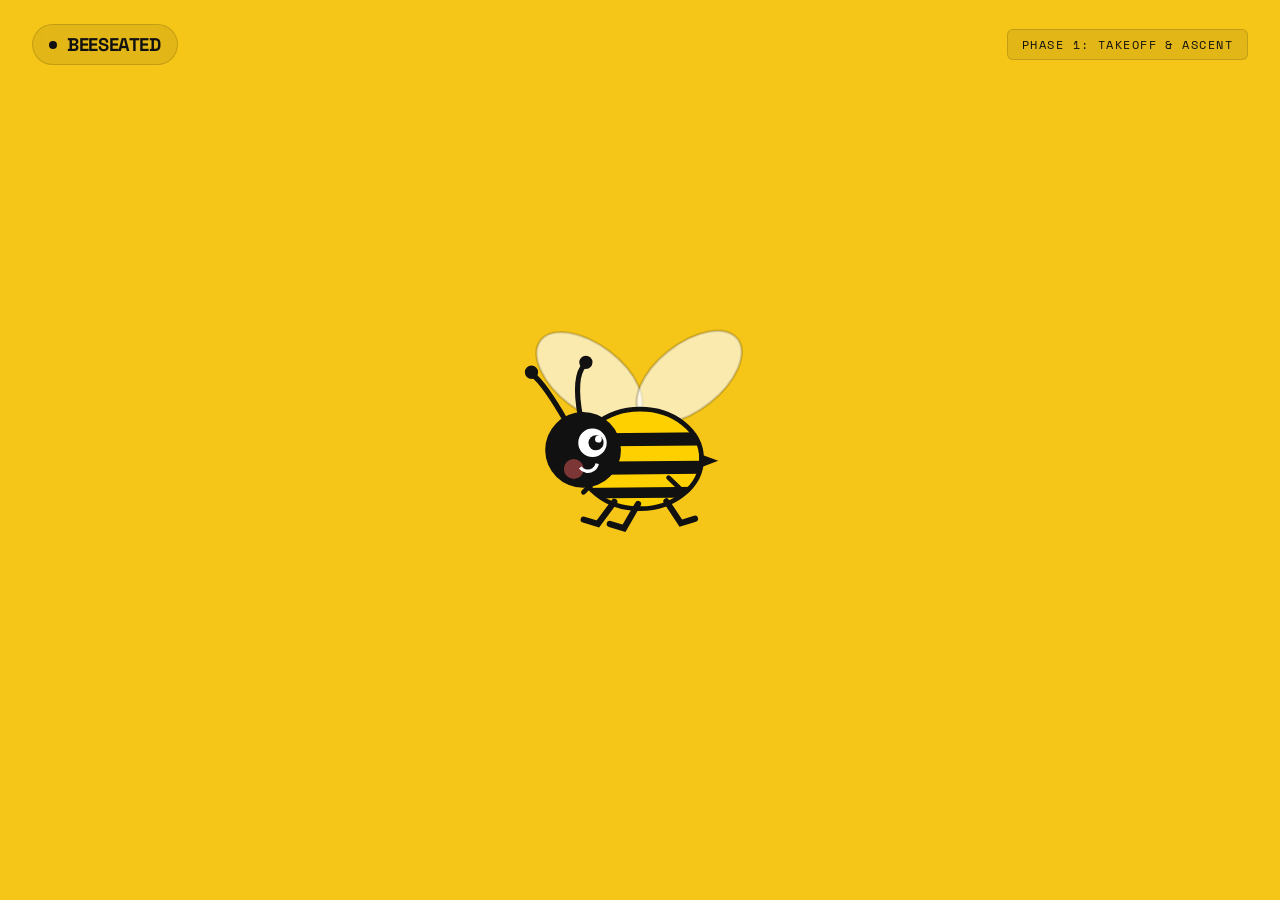
<file: beeseated-vercel 3/public/bee-animation.html>
<!DOCTYPE html>
<html lang="en">
<head>
<meta charset="UTF-8">
<meta name="viewport" content="width=device-width, initial-scale=1.0">
<title>BEESEATED — The Animated Experience</title>
<link rel="preconnect" href="https://fonts.googleapis.com">
<link href="https://fonts.googleapis.com/css2?family=Inter:wght@400;500;600;700&family=Space+Grotesk:wght@500;600;700;800&family=Space+Mono:ital,wght@0,400;0,700;1,400&display=swap" rel="stylesheet">
<style>
* { margin: 0; padding: 0; box-sizing: border-box; }
:root {
  --bee-gold: #F5C518;
  --bee-gold-light: #FFDF6D;
  --bee-black: #111111;
  --bee-black-soft: #1E1C14;
  --bee-cream: #FDFBF4;
  --dur-fast: 140ms;
  --dur-norm: 280ms;
  --dur-slow: 480ms;
  --ease-elastic: cubic-bezier(0.34, 1.56, 0.64, 1);
  --ease-squash: cubic-bezier(0.2, 0, 0, 1);
  --ease-editorial: cubic-bezier(0.16, 1, 0.3, 1);
}
body {
  background: var(--bee-gold);
  color: var(--bee-black);
  font-family: 'Space Grotesk', -apple-system, sans-serif;
  overflow: hidden;
  height: 100vh;
  width: 100vw;
  user-select: none;
}

/* Background Subtle Hex Dot Grid */
.hex-pattern {
  position: absolute;
  inset: 0;
  background-image: radial-gradient(rgba(17,17,17,0.12) 1.5px, transparent 1.5px);
  background-size: 24px 24px;
  pointer-events: none;
  z-index: 1;
}

canvas#c {
  position: absolute;
  inset: 0;
  width: 100%;
  height: 100%;
  display: block;
  z-index: 2;
}

/* Telemetry Header (Nothing OS × Bee Aesthetic) */
.telemetry-header {
  position: absolute;
  top: 24px;
  left: 32px;
  right: 32px;
  display: flex;
  justify-content: space-between;
  align-items: center;
  z-index: 10;
  pointer-events: none;
}
.brand-mark-top {
  display: flex;
  align-items: center;
  gap: 10px;
  font-family: 'Space Grotesk', sans-serif;
  font-weight: 800;
  font-size: 1.15rem;
  letter-spacing: -0.02em;
  background: rgba(17, 17, 17, 0.08);
  backdrop-filter: blur(10px);
  padding: 8px 16px;
  border-radius: 999px;
  border: 1px solid rgba(17, 17, 17, 0.15);
  pointer-events: auto;
}
.dot-pulse {
  width: 8px;
  height: 8px;
  border-radius: 50%;
  background: var(--bee-black);
  box-shadow: 0 0 0 rgba(17, 17, 17, 0.4);
  animation: pulse-dot 2s infinite ease-in-out;
}
@keyframes pulse-dot {
  0% { transform: scale(0.9); box-shadow: 0 0 0 0 rgba(17,17,17,0.5); }
  70% { transform: scale(1.15); box-shadow: 0 0 0 8px rgba(17,17,17,0); }
  100% { transform: scale(0.9); box-shadow: 0 0 0 0 rgba(17,17,17,0); }
}
.phase-monitor {
  font-family: 'Space Mono', monospace;
  font-size: 0.75rem;
  text-transform: uppercase;
  letter-spacing: 0.12em;
  padding: 6px 14px;
  background: rgba(17, 17, 17, 0.08);
  border: 1px solid rgba(17, 17, 17, 0.15);
  border-radius: 6px;
}

/* Principle 19: Peak-End Rule Final Stage Action Cards */
.final-action-dock {
  position: absolute;
  bottom: 40px;
  left: 50%;
  transform: translateX(-50%) translateY(30px);
  display: flex;
  align-items: center;
  gap: 16px;
  z-index: 20;
  opacity: 0;
  pointer-events: none;
  transition: opacity var(--dur-slow) var(--ease-editorial), transform var(--dur-slow) var(--ease-elastic);
}
.final-action-dock.active {
  opacity: 1;
  transform: translateX(-50%) translateY(0);
  pointer-events: auto;
}
.btn-action {
  font-family: 'Space Grotesk', sans-serif;
  font-weight: 700;
  font-size: 0.95rem;
  padding: 14px 28px;
  border-radius: 999px;
  cursor: pointer;
  display: inline-flex;
  align-items: center;
  gap: 10px;
  text-decoration: none;
  transition: transform var(--dur-fast) var(--ease-squash), box-shadow var(--dur-fast), background var(--dur-fast);
  outline: none;
  border: none;
}
/* Principle 4: Squash and Stretch */
.btn-action:active {
  transform: scale(0.94, 0.92);
}
.btn-replay {
  background: var(--bee-black);
  color: var(--bee-gold);
  box-shadow: 0 10px 25px rgba(17,17,17,0.25);
}
.btn-replay:hover {
  background: #000;
  transform: translateY(-2px);
  box-shadow: 0 14px 30px rgba(17,17,17,0.35);
}
.btn-proceed {
  background: #FFFFFF;
  color: var(--bee-black);
  border: 2px solid var(--bee-black);
  box-shadow: 0 10px 25px rgba(17,17,17,0.15);
}
.btn-proceed:hover {
  background: #FFFBF0;
  transform: translateY(-2px);
}

/* Audio / Interaction Hint */
.interactive-hint {
  position: absolute;
  bottom: 110px;
  left: 50%;
  transform: translateX(-50%);
  font-family: 'Space Mono', monospace;
  font-size: 0.72rem;
  letter-spacing: 0.16em;
  text-transform: uppercase;
  color: rgba(17, 17, 17, 0.6);
  opacity: 0;
  transition: opacity 0.5s ease;
  z-index: 10;
  pointer-events: none;
}
.interactive-hint.show {
  opacity: 1;
}

@media(prefers-reduced-motion: reduce) {
  * { animation: none !important; transition: none !important; }
}
</style>
</head>
<body>

<div class="hex-pattern"></div>

<header class="telemetry-header">
  <div class="brand-mark-top">
    <span class="dot-pulse"></span>
    <span>BEESEATED</span>
  </div>
  <div class="phase-monitor" id="phaseTelemetry">
    PHASE 1: TAKEOFF INITIALIZED
  </div>
</header>

<canvas id="c"></canvas>

<div class="interactive-hint" id="interactiveHint">
  [ CLICK CANVAS TO SCARE THE BEE • INTERRUPTIBLE FLIGHT DYNAMICS ]
</div>

<div class="final-action-dock" id="finalDock">
  <button class="btn-action btn-replay" id="replayBtn">
    <svg width="18" height="18" viewBox="0 0 24 24" fill="none" stroke="currentColor" stroke-width="2.5"><path d="M21 2v6h-6"/><path d="M3 12a9 9 0 0 1 15-6.7L21 8"/><path d="M3 22v-6h6"/><path d="M21 12a9 9 0 0 1-15 6.7L3 16"/></svg>
    REPLAY FLIGHT
  </button>
  <a href="index.html" class="btn-action btn-proceed">
    ENTER BEESEATED PLATFORM →
  </a>
</div>

<script>
/**
 * BEESEATED — Complete Vector Engine & Motion Choreography
 * Translating all 19 UX Principles into delta-time physics & vector rendering.
 */

const canvas = document.getElementById('c');
const ctx = canvas.getContext('2d');
const phaseTelemetry = document.getElementById('phaseTelemetry');
const finalDock = document.getElementById('finalDock');
const replayBtn = document.getElementById('replayBtn');
const interactiveHint = document.getElementById('interactiveHint');

let dpr = window.devicePixelRatio || 1;
let width = window.innerWidth;
let height = window.innerHeight;

function resize() {
  dpr = Math.min(window.devicePixelRatio || 1, 2);
  width = window.innerWidth;
  height = window.innerHeight;
  canvas.width = width * dpr;
  canvas.height = height * dpr;
  canvas.style.width = width + 'px';
  canvas.style.height = height + 'px';
  ctx.setTransform(dpr, 0, 0, dpr, 0, 0);
}
window.addEventListener('resize', resize);
resize();

// Principles 9, 5: Easing Mathematics
function easeInOutCubic(t) { return t < 0.5 ? 4*t*t*t : 1 - Math.pow(-2*t + 2, 3) / 2; }
function easeOutCubic(t) { return 1 - Math.pow(1 - t, 3); }
function easeInCubic(t) { return t * t * t; }
function easeOutElastic(t) {
  const c4 = (2 * Math.PI) / 3;
  return t === 0 ? 0 : t === 1 ? 1 : Math.pow(2, -10 * t) * Math.sin((t * 10 - 0.75) * c4) + 1;
}
function easeOutBack(t) {
  const c1 = 1.70158;
  const c3 = c1 + 1;
  return 1 + c3 * Math.pow(t - 1, 3) + c1 * Math.pow(t - 1, 2);
}
function lerp(a, b, t) { return a + (b - a) * t; }
function clamp(v, min, max) { return Math.max(min, Math.min(max, v)); }

// Phase Timeline Definition (Principles 14: Timing, 10: Hick's Law)
const TIMELINE = {
  anticipation: 0.8, // Principle 7: Anticipation squat before launch
  takeoff: 2.2,
  flight: 7.2,
  approach: 8.8,
  landing: 10.4,
  morph: 12.8,
  complete: 13.5
};

// Physics and State Tracking
let state = {
  time: 0,
  lastTs: 0,
  running: true,
  animId: null,
  trail: [],
  interruptedSwirl: 0,
  userDisturbances: []
};

// Catmull-Rom Smooth Organic Spline through Waypoints
const waypoints = [
  { x: 0.50, y: 0.40 },
  { x: 0.58, y: 0.28 },
  { x: 0.70, y: 0.22 },
  { x: 0.78, y: 0.35 },
  { x: 0.68, y: 0.48 },
  { x: 0.52, y: 0.38 },
  { x: 0.38, y: 0.24 },
  { x: 0.25, y: 0.32 },
  { x: 0.22, y: 0.46 },
  { x: 0.34, y: 0.52 },
  { x: 0.48, y: 0.38 },
  { x: 0.54, y: 0.30 },
  { x: 0.50, y: 0.42 }
];

function catmullRom(p0, p1, p2, p3, t) {
  const t2 = t * t;
  const t3 = t2 * t;
  return 0.5 * (
    (2 * p1) +
    (-p0 + p2) * t +
    (2 * p0 - 5 * p1 + 4 * p2 - p3) * t2 +
    (-p0 + 3 * p1 - 3 * p2 + p3) * t3
  );
}

function getSplinePos(progress) {
  const n = waypoints.length - 1;
  const p = clamp(progress, 0, 1) * n;
  const i = Math.min(Math.floor(p), n - 1);
  const lt = p - i;

  const p0 = waypoints[Math.max(i - 1, 0)];
  const p1 = waypoints[i];
  const p2 = waypoints[Math.min(i + 1, n)];
  const p3 = waypoints[Math.min(i + 2, n)];

  return {
    x: catmullRom(p0.x, p1.x, p2.x, p3.x, lt),
    y: catmullRom(p0.y, p1.y, p2.y, p3.y, lt)
  };
}

// Principle 15: Interruptible Motion (Click anywhere to deflect bee)
window.addEventListener('pointerdown', (e) => {
  const rect = canvas.getBoundingClientRect();
  const mx = e.clientX - rect.left;
  const my = e.clientY - rect.top;
  state.userDisturbances.push({
    x: mx,
    y: my,
    radius: 10,
    maxRadius: 80,
    life: 1.0
  });
  state.interruptedSwirl += 0.8;
});

// Dynamic Trail Renderer with broken dashes (Phase 2 Requirement)
function renderDynamicTrail(ctx, trail, fadeFactor = 1) {
  if (trail.length < 3) return;

  const trailLength = trail.length;
  // Approximately 6 segmented dashes before disappearance
  for (let i = 2; i < trailLength; i += 2) {
    const lifeRatio = i / trailLength;
    const alpha = lifeRatio * 0.55 * fadeFactor;
    if (alpha <= 0.01) continue;

    ctx.save();
    ctx.beginPath();
    ctx.moveTo(trail[i-1].x, trail[i-1].y);
    ctx.lineTo(trail[i].x, trail[i].y);
    ctx.strokeStyle = `rgba(17, 17, 17, ${alpha})`;
    ctx.lineWidth = 2.4 * lifeRatio;
    ctx.lineCap = 'round';
    ctx.setLineDash([4, 8]); // Broken dashed flight trail
    ctx.stroke();
    ctx.restore();
  }
}

// ----------------------------------------------------------------------------
// VECTOR RENDERER A: Cute Sitting Bee (Round, yellow & black, cute feet, cheeks)
// ----------------------------------------------------------------------------
function drawCuteSittingBee(ctx, x, y, scale, wingPhase, sitProgress, tiltAngle = 0, squashX = 1, squashY = 1, opacity = 1) {
  ctx.save();
  ctx.globalAlpha = clamp(opacity, 0, 1);
  ctx.translate(x, y);
  ctx.rotate(tiltAngle);
  ctx.scale(scale * squashX, scale * squashY);

  const flap = Math.sin(wingPhase) * 0.65;

  // Wings (Translucent with delicate veins)
  ctx.save();
  ctx.translate(-8, -22);
  ctx.rotate(-0.4 + flap);
  ctx.beginPath();
  ctx.ellipse(0, -18, 14, 26, -0.1, 0, Math.PI * 2);
  ctx.fillStyle = 'rgba(255, 255, 255, 0.65)';
  ctx.fill();
  ctx.strokeStyle = 'rgba(17, 17, 17, 0.18)';
  ctx.lineWidth = 1;
  ctx.stroke();
  ctx.restore();

  ctx.save();
  ctx.translate(8, -22);
  ctx.rotate(0.4 - flap);
  ctx.beginPath();
  ctx.ellipse(0, -18, 14, 26, 0.1, 0, Math.PI * 2);
  ctx.fillStyle = 'rgba(255, 255, 255, 0.65)';
  ctx.fill();
  ctx.strokeStyle = 'rgba(17, 17, 17, 0.18)';
  ctx.lineWidth = 1;
  ctx.stroke();
  ctx.restore();

  // Round Chunky Body
  ctx.beginPath();
  ctx.ellipse(0, 0, 26, 21, 0, 0, Math.PI * 2);
  ctx.fillStyle = '#FFD000';
  ctx.fill();
  ctx.strokeStyle = '#111111';
  ctx.lineWidth = 2;
  ctx.stroke();

  // Body Stripes (Clipped cleanly)
  ctx.save();
  ctx.beginPath();
  ctx.ellipse(0, 0, 26, 21, 0, 0, Math.PI * 2);
  ctx.clip();
  ctx.fillStyle = '#111111';
  ctx.fillRect(-30, -11, 60, 5.5);
  ctx.fillRect(-30, 1, 60, 5.5);
  ctx.fillRect(-30, 12, 60, 4.5);
  ctx.restore();

  // Tiny Cute Stinger
  ctx.beginPath();
  ctx.moveTo(25, -2);
  ctx.lineTo(33, 1);
  ctx.lineTo(25, 4);
  ctx.closePath();
  ctx.fillStyle = '#111111';
  ctx.fill();

  // Head (Black dome)
  ctx.beginPath();
  ctx.arc(-24, -4, 16, 0, Math.PI * 2);
  ctx.fillStyle = '#111111';
  ctx.fill();

  // Big Kawaii Eye
  ctx.beginPath();
  ctx.arc(-20, -7, 6, 0, Math.PI * 2);
  ctx.fillStyle = '#FFFFFF';
  ctx.fill();
  ctx.beginPath();
  ctx.arc(-18.5, -7, 3.2, 0, Math.PI * 2);
  ctx.fillStyle = '#111111';
  ctx.fill();
  // Sparkle highlight
  ctx.beginPath();
  ctx.arc(-17.5, -8.5, 1.4, 0, Math.PI * 2);
  ctx.fillStyle = '#FFFFFF';
  ctx.fill();

  // Cheerful Rosy Cheek
  ctx.beginPath();
  ctx.arc(-28, 4, 4.2, 0, Math.PI * 2);
  ctx.fillStyle = 'rgba(255, 100, 100, 0.45)';
  ctx.fill();

  // Cute Smile
  ctx.beginPath();
  ctx.arc(-22, 1, 4, 0.2, Math.PI * 0.8);
  ctx.strokeStyle = '#FFFFFF';
  ctx.lineWidth = 1.4;
  ctx.stroke();

  // Curved Antennae with Ball Caps
  ctx.strokeStyle = '#111111';
  ctx.lineWidth = 2.2;
  ctx.lineCap = 'round';

  ctx.beginPath();
  ctx.moveTo(-31, -16);
  ctx.quadraticCurveTo(-40, -32, -45, -36);
  ctx.stroke();
  ctx.beginPath();
  ctx.arc(-45.5, -37, 2.8, 0, Math.PI * 2);
  ctx.fillStyle = '#111111'; ctx.fill();

  ctx.beginPath();
  ctx.moveTo(-25, -18);
  ctx.quadraticCurveTo(-28, -35, -23, -40);
  ctx.stroke();
  ctx.beginPath();
  ctx.arc(-22.5, -41, 2.8, 0, Math.PI * 2);
  ctx.fillStyle = '#111111'; ctx.fill();

  // Seated Legs (Stick out forward when sitting)
  const legExt = clamp(sitProgress, 0, 1);
  if (legExt > 0.05) {
    ctx.strokeStyle = '#111111';
    ctx.lineWidth = 2.6;
    ctx.lineCap = 'round';

    // Front little feet pointing forward
    ctx.beginPath();
    ctx.moveTo(-11, 18);
    ctx.lineTo(-18, 18 + legExt * 10);
    ctx.lineTo(-24, 18 + legExt * 8);
    ctx.stroke();

    ctx.beginPath();
    ctx.moveTo(-1, 19);
    ctx.lineTo(-7, 19 + legExt * 11);
    ctx.lineTo(-13, 19 + legExt * 9);
    ctx.stroke();

    ctx.beginPath();
    ctx.moveTo(11, 18);
    ctx.lineTo(17, 18 + legExt * 10);
    ctx.lineTo(23, 18 + legExt * 8);
    ctx.stroke();

    // Cute tiny resting hands on tummy
    ctx.lineWidth = 2;
    ctx.beginPath();
    ctx.moveTo(-18, 8);
    ctx.lineTo(-24, 12 + legExt * 2);
    ctx.stroke();

    ctx.beginPath();
    ctx.moveTo(12, 8);
    ctx.lineTo(18, 12 + legExt * 2);
    ctx.stroke();
  }

  ctx.restore();
}

// ----------------------------------------------------------------------------
// VECTOR RENDERER B: Official SEATED Logo (Exact match to uploaded master image)
// ----------------------------------------------------------------------------
function drawOfficialSeatedLogo(ctx, x, y, scale, opacity = 1) {
  ctx.save();
  ctx.globalAlpha = clamp(opacity, 0, 1);
  ctx.translate(x, y);
  ctx.scale(scale, scale);

  const B = '#111111';
  const Y = '#F5C518';

  // 1. Black Head
  ctx.beginPath();
  ctx.arc(-62, 4, 19, 0, Math.PI * 2);
  ctx.fillStyle = B;
  ctx.fill();

  // 2. Head Eye Cutout & Pupil
  ctx.beginPath();
  ctx.ellipse(-55, -1, 7, 6.5, -0.1, 0, Math.PI * 2);
  ctx.fillStyle = Y;
  ctx.fill();

  ctx.beginPath();
  ctx.arc(-53, -1, 3, 0, Math.PI * 2);
  ctx.moveTo(-53, 1);
  ctx.quadraticCurveTo(-51, 6, -54, 7);
  ctx.fillStyle = B;
  ctx.fill();

  // 3. Antennae
  ctx.strokeStyle = B;
  ctx.lineWidth = 3.6;
  ctx.lineCap = 'round';

  ctx.beginPath();
  ctx.moveTo(-70, -12);
  ctx.quadraticCurveTo(-85, -36, -90, -42);
  ctx.stroke();
  ctx.beginPath();
  ctx.arc(-90.5, -43, 4, 0, Math.PI * 2);
  ctx.fillStyle = B; ctx.fill();

  ctx.beginPath();
  ctx.moveTo(-59, -14);
  ctx.quadraticCurveTo(-63, -38, -55, -45);
  ctx.stroke();
  ctx.beginPath();
  ctx.arc(-54.5, -46, 4, 0, Math.PI * 2);
  ctx.fillStyle = B; ctx.fill();

  // 4. Iconic Teardrop Double Wings with Yellow Cutouts
  // Back Wing
  ctx.save();
  ctx.translate(-30, -16);
  ctx.rotate(0.18);
  ctx.beginPath();
  ctx.ellipse(8, -26, 17, 30, 0.12, 0, Math.PI * 2);
  ctx.fillStyle = B; ctx.fill();
  ctx.beginPath();
  ctx.ellipse(8, -26, 10, 20, 0.12, 0, Math.PI * 2);
  ctx.fillStyle = Y; ctx.fill();
  ctx.restore();

  // Front Wing
  ctx.save();
  ctx.translate(-48, -16);
  ctx.rotate(-0.25);
  ctx.beginPath();
  ctx.ellipse(-6, -26, 19, 34, -0.08, 0, Math.PI * 2);
  ctx.fillStyle = B; ctx.fill();
  ctx.beginPath();
  ctx.ellipse(-6, -26, 11, 23, -0.08, 0, Math.PI * 2);
  ctx.fillStyle = Y; ctx.fill();
  ctx.restore();

  // 5. Tapered Silhouette Body with Integrated Stinger
  ctx.beginPath();
  ctx.moveTo(-46, -10);
  ctx.bezierCurveTo(-22, -26, 40, -26, 76, -4);
  ctx.lineTo(92, 3); // Stinger Sharp Tip
  ctx.lineTo(76, 10);
  ctx.bezierCurveTo(40, 28, -22, 28, -46, 16);
  ctx.closePath();
  ctx.fillStyle = B;
  ctx.fill();

  // 6. Integrated Typographic "SEATED" Letterforms
  ctx.fillStyle = Y;
  ctx.font = '800 24px "Space Grotesk", sans-serif';
  ctx.textAlign = 'center';
  ctx.textBaseline = 'middle';
  ctx.letterSpacing = '3px';
  ctx.fillText('SEATED', 16, 3);

  // Subtle Honeycomb Body Cutlines
  ctx.strokeStyle = Y;
  ctx.lineWidth = 1.8;
  for (let ox = -18; ox <= 54; ox += 18) {
    ctx.beginPath();
    ctx.moveTo(ox, -18);
    ctx.lineTo(ox, -12);
    ctx.stroke();

    ctx.beginPath();
    ctx.moveTo(ox, 18);
    ctx.lineTo(ox, 12);
    ctx.stroke();
  }

  ctx.restore();
}

// ----------------------------------------------------------------------------
// ANIMATION CHOREOGRAPHY & REQUESTANIMATIONFRAME ENGINE (DELTA-TIME BASED)
// ----------------------------------------------------------------------------
function tick(timestamp) {
  if (!state.running) return;
  if (!state.lastTs) state.lastTs = timestamp;
  const dt = Math.min((timestamp - state.lastTs) / 1000, 0.05); // Cap to avoid hitching
  state.lastTs = timestamp;
  state.time += dt;

  // Clear Canvas (Solid Bee Gold)
  ctx.fillStyle = '#F5C518';
  ctx.fillRect(0, 0, width, height);

  // Home Resting Coordinates (Centred on Screen)
  const homeX = width * 0.50;
  const homeY = height * 0.52;
  const baseScale = Math.min(width, height) / 380;

  // Render User Interruptions (Principle 15)
  for (let i = state.userDisturbances.length - 1; i >= 0; i--) {
    const ud = state.userDisturbances[i];
    ud.radius += dt * 120;
    ud.life -= dt * 1.5;
    if (ud.life <= 0) {
      state.userDisturbances.splice(i, 1);
    } else {
      ctx.beginPath();
      ctx.arc(ud.x, ud.y, ud.radius, 0, Math.PI * 2);
      ctx.strokeStyle = `rgba(17, 17, 17, ${ud.life * 0.25})`;
      ctx.lineWidth = 1.5;
      ctx.stroke();
    }
  }

  const t = state.time;

  // --------------------------------------------------------------------------
  // PHASE 0: ANTICIPATION (Principle 7: Anticipation, 4: Squash before launch)
  // --------------------------------------------------------------------------
  if (t < TIMELINE.anticipation) {
    phaseTelemetry.textContent = 'TELEMETRY • ANTICIPATING FLIGHT';
    const p = t / TIMELINE.anticipation;
    const squash = 1 - Math.sin(p * Math.PI) * 0.14;
    const stretch = 1 + Math.sin(p * Math.PI) * 0.12;

    drawCuteSittingBee(ctx, homeX, homeY + (1 - squash) * 20, baseScale, t * 14, 1, 0, stretch, squash, 1);
  }

  // --------------------------------------------------------------------------
  // PHASE 1: BEE TAKES FLIGHT (Principle 1: Exaggeration, 9: Slow in/out)
  // --------------------------------------------------------------------------
  else if (t < TIMELINE.takeoff) {
    phaseTelemetry.textContent = 'PHASE 1: TAKEOFF & ASCENT';
    const progress = (t - TIMELINE.anticipation) / (TIMELINE.takeoff - TIMELINE.anticipation);
    const easeP = easeInOutCubic(progress);

    const liftY = lerp(homeY, height * 0.38, easeP);
    const sitProgress = 1 - easeP; // Legs retract into flight pose
    const wingSpeed = lerp(18, 38, easeP); // Wings flutter continuously

    drawCuteSittingBee(ctx, homeX, liftY, baseScale, t * wingSpeed, sitProgress, -easeP * 0.12, 1, 1, 1);
  }

  // --------------------------------------------------------------------------
  // PHASE 2: DYNAMIC FLIGHT TRAIL & SWIRLS (Principle 12: Arcs, 2: Origin trail)
  // --------------------------------------------------------------------------
  else if (t < TIMELINE.flight) {
    phaseTelemetry.textContent = 'PHASE 2: ORGANIC DYNAMIC SWIRL FLIGHT';
    interactiveHint.classList.add('show');
    const progress = (t - TIMELINE.takeoff) / (TIMELINE.flight - TIMELINE.takeoff);
    const splinePos = getSplinePos(progress);

    // Apply interactive user deflection swirl if clicked
    let px = splinePos.x * width;
    let py = splinePos.y * height;
    if (state.interruptedSwirl > 0) {
      px += Math.sin(t * 12) * state.interruptedSwirl * 14;
      py += Math.cos(t * 12) * state.interruptedSwirl * 14;
      state.interruptedSwirl = Math.max(0, state.interruptedSwirl - dt * 1.2);
    }

    // Direction-based orientation tilt (Follow-through Principle 11)
    let bodyAngle = 0;
    if (state.trail.length > 1) {
      const last = state.trail[state.trail.length - 1];
      const dx = px - last.x;
      const dy = py - last.y;
      bodyAngle = Math.atan2(dy, dx) * 0.32;
    }

    // Record trail
    state.trail.push({ x: px, y: py });
    if (state.trail.length > 55) state.trail.shift();

    // Render trail with progressive erasure
    renderDynamicTrail(ctx, state.trail, 1);

    // Fast flutter wings during high-speed cruise
    drawCuteSittingBee(ctx, px, py, baseScale, t * 44, 0, bodyAngle, 1, 1, 1);
  }

  // --------------------------------------------------------------------------
  // PHASE 3: NATURAL LANDING (Principle 5: Rubber banding, 11: Follow-through)
  // --------------------------------------------------------------------------
  else if (t < TIMELINE.landing) {
    phaseTelemetry.textContent = 'PHASE 3: DECELERATION & SEATED LANDING';
    interactiveHint.classList.remove('show');
    const progress = (t - TIMELINE.flight) / (TIMELINE.landing - TIMELINE.flight);
    const easeLanding = easeOutCubic(progress);

    const startPos = getSplinePos(1);
    const px = lerp(startPos.x * width, homeX, easeLanding);
    const py = lerp(startPos.y * height, homeY, easeLanding);

    // Fade trail to complete erasure (Phase 2 requirement)
    if (state.trail.length > 0) {
      state.trail.splice(0, Math.ceil(state.trail.length * dt * 4));
    }
    renderDynamicTrail(ctx, state.trail, 1 - easeLanding);

    // Legs return to cute seated position with subtle bounce
    const sitProgress = easeOutBack(clamp(progress * 1.25 - 0.2, 0, 1));
    const landingImpactSquash = 1 - Math.sin(clamp(progress, 0.8, 1) * Math.PI) * 0.08;
    const landingImpactStretch = 1 + Math.sin(clamp(progress, 0.8, 1) * Math.PI) * 0.08;

    const wingSpeed = lerp(34, 4, easeLanding);

    drawCuteSittingBee(ctx, px, py, baseScale, t * wingSpeed, sitProgress, 0, landingImpactStretch, landingImpactSquash, 1);
  }

  // --------------------------------------------------------------------------
  // PHASE 4: CONTINUOUS BEE-TO-LOGO TRANSFORMATION (The Most Important Part)
  // --------------------------------------------------------------------------
  else if (t < TIMELINE.morph) {
    phaseTelemetry.textContent = 'PHASE 4: MORPHING BEE → SEATED LOGO';
    state.trail = [];
    const progress = (t - TIMELINE.landing) / (TIMELINE.morph - TIMELINE.landing);

    // Overlapping visual morph (Principle 17: Solid drawing, 9: Slow in/out)
    const beeOpacity = 1 - easeInCubic(clamp(progress * 1.4, 0, 1));
    const logoOpacity = easeOutCubic(clamp((progress - 0.15) / 0.85, 0, 1));

    // Bee gently settles and shrinks slightly to match core logo silhouette
    if (beeOpacity > 0.01) {
      const morphScale = baseScale * lerp(1, 0.94, easeInOutCubic(progress));
      drawCuteSittingBee(ctx, homeX, homeY, morphScale, t * 3, 1, 0, 1, 1, beeOpacity);
    }

    // Logo emerges with smooth scale settling (Rubber banding Principle 5)
    if (logoOpacity > 0.01) {
      const logoScale = baseScale * lerp(1.18, 1.0, easeOutBack(clamp((progress - 0.15) / 0.85, 0, 1)));
      drawOfficialSeatedLogo(ctx, homeX, homeY, logoScale, logoOpacity);
    }
  }

  // --------------------------------------------------------------------------
  // PHASE 5: CLEAN FINAL LOGO & ACTION DOCK (Principle 19: Peak-End Rule)
  // --------------------------------------------------------------------------
  else {
    phaseTelemetry.textContent = 'PHASE 5: BEESEATED BRAND MARK ACTIVE';
    state.trail = [];
    drawOfficialSeatedLogo(ctx, homeX, homeY, baseScale, 1);
    finalDock.classList.add('active');
  }

  if (state.running) {
    state.animId = requestAnimationFrame(tick);
  }
}

// Reset & Replay Controller (Preventing loop duplication)
function restartAnimation() {
  state.time = 0;
  state.lastTs = 0;
  state.trail = [];
  state.interruptedSwirl = 0;
  state.userDisturbances = [];
  finalDock.classList.remove('active');
  interactiveHint.classList.remove('show');

  if (state.animId) cancelAnimationFrame(state.animId);
  state.running = true;
  state.animId = requestAnimationFrame(tick);
}

replayBtn.addEventListener('click', restartAnimation);

// Start on load
restartAnimation();
</script>

</body>
</html>
</file>
